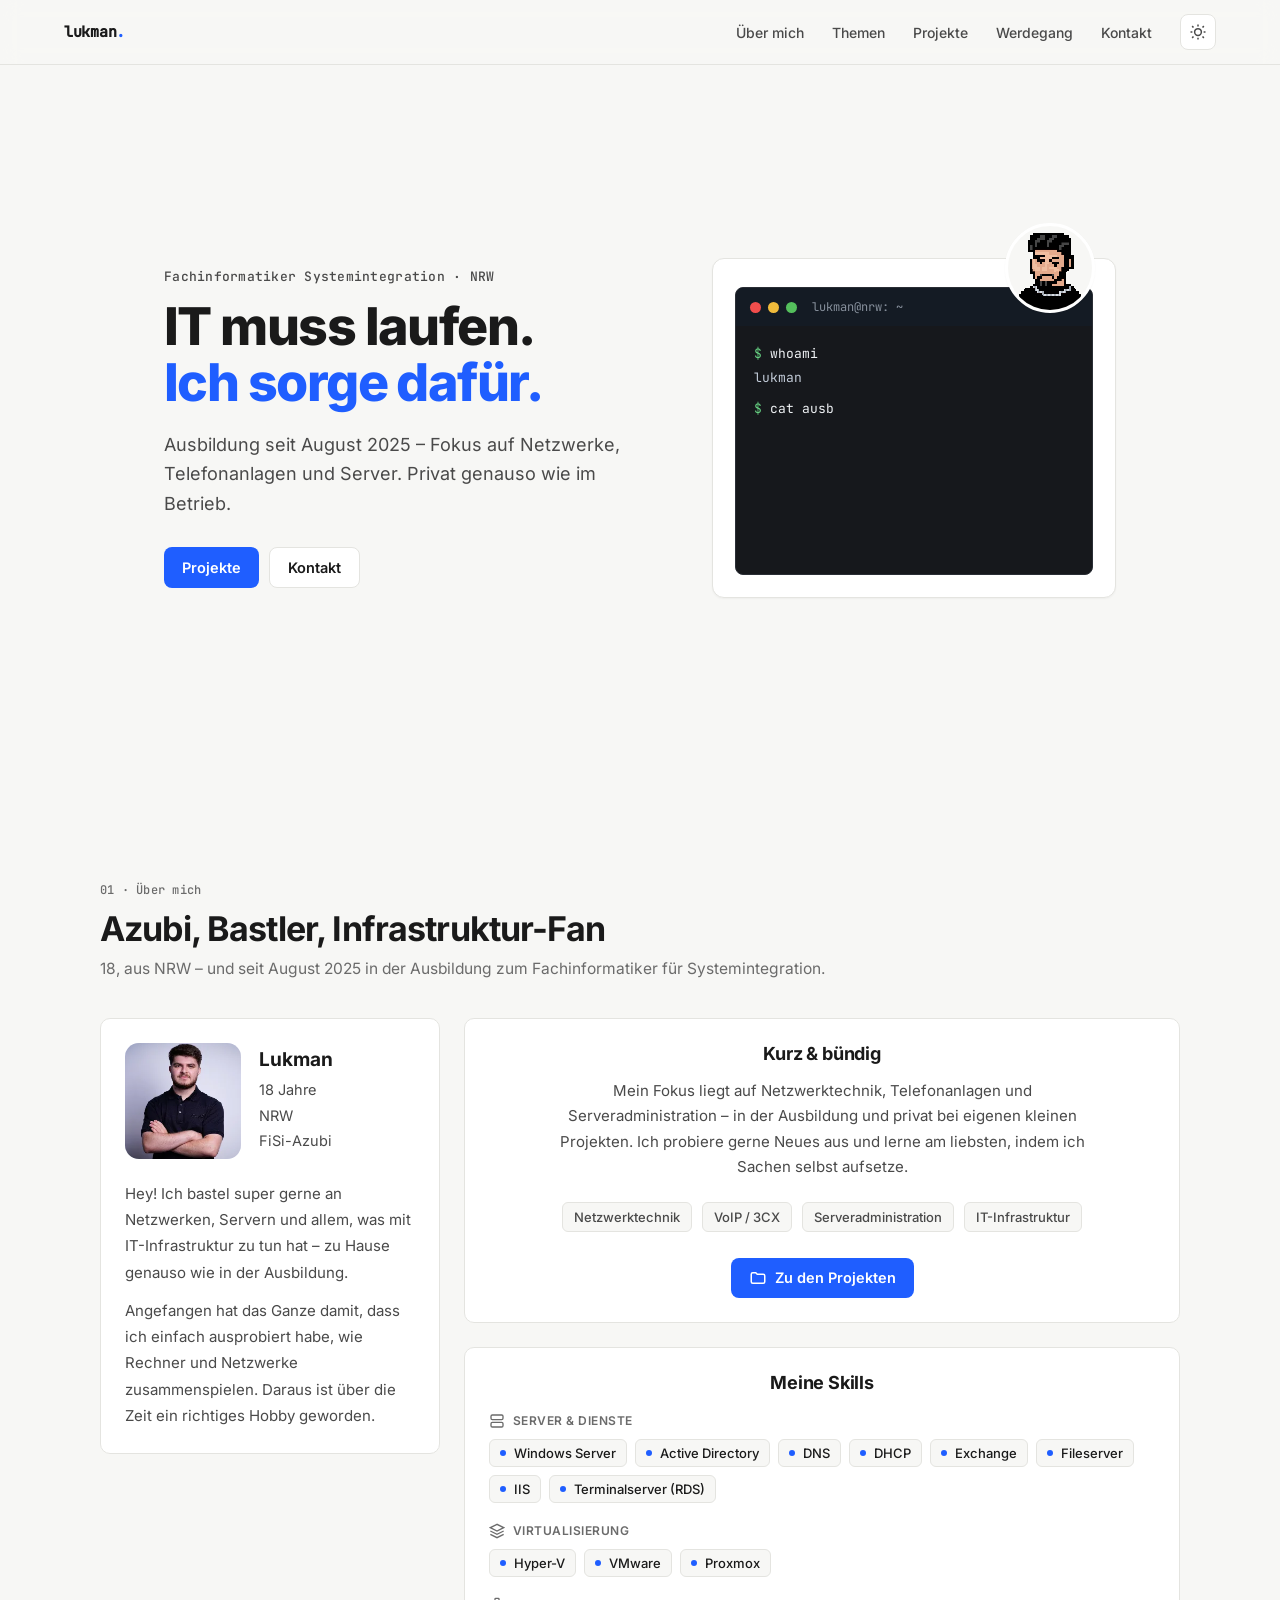
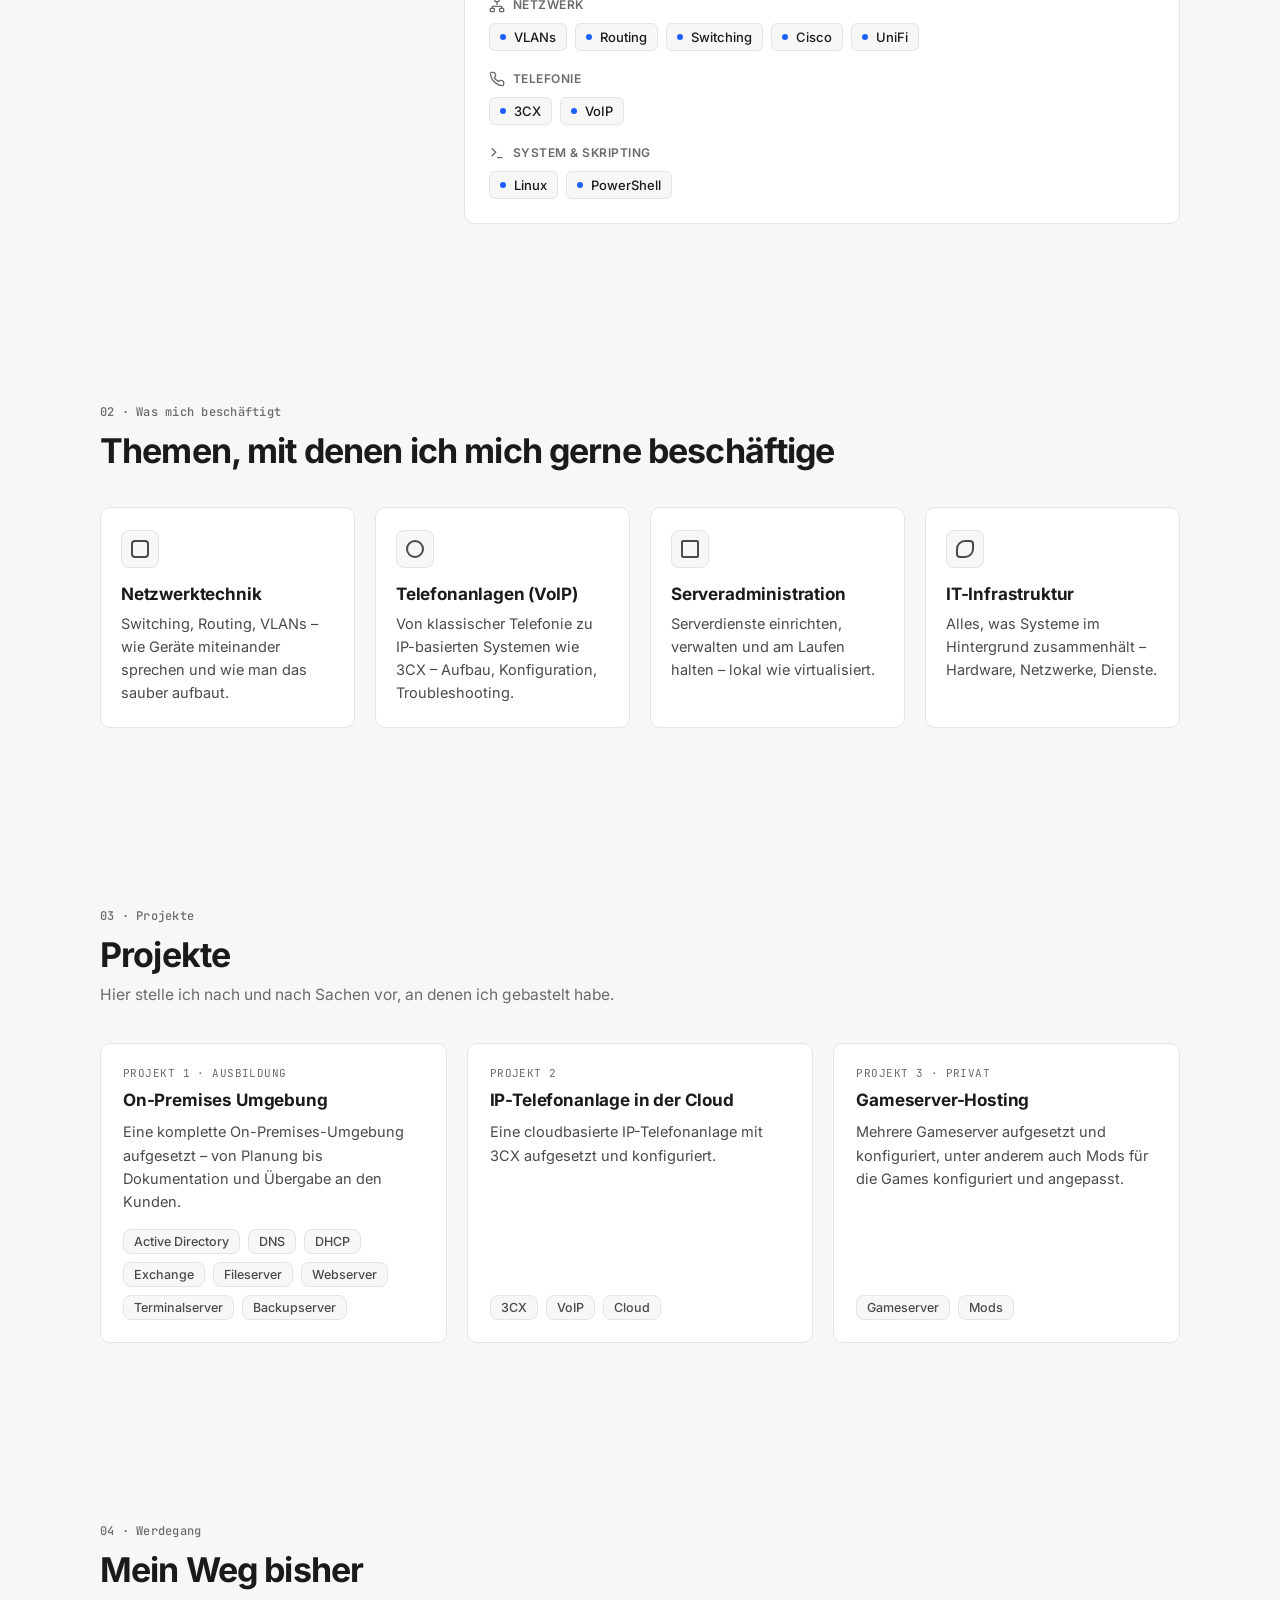
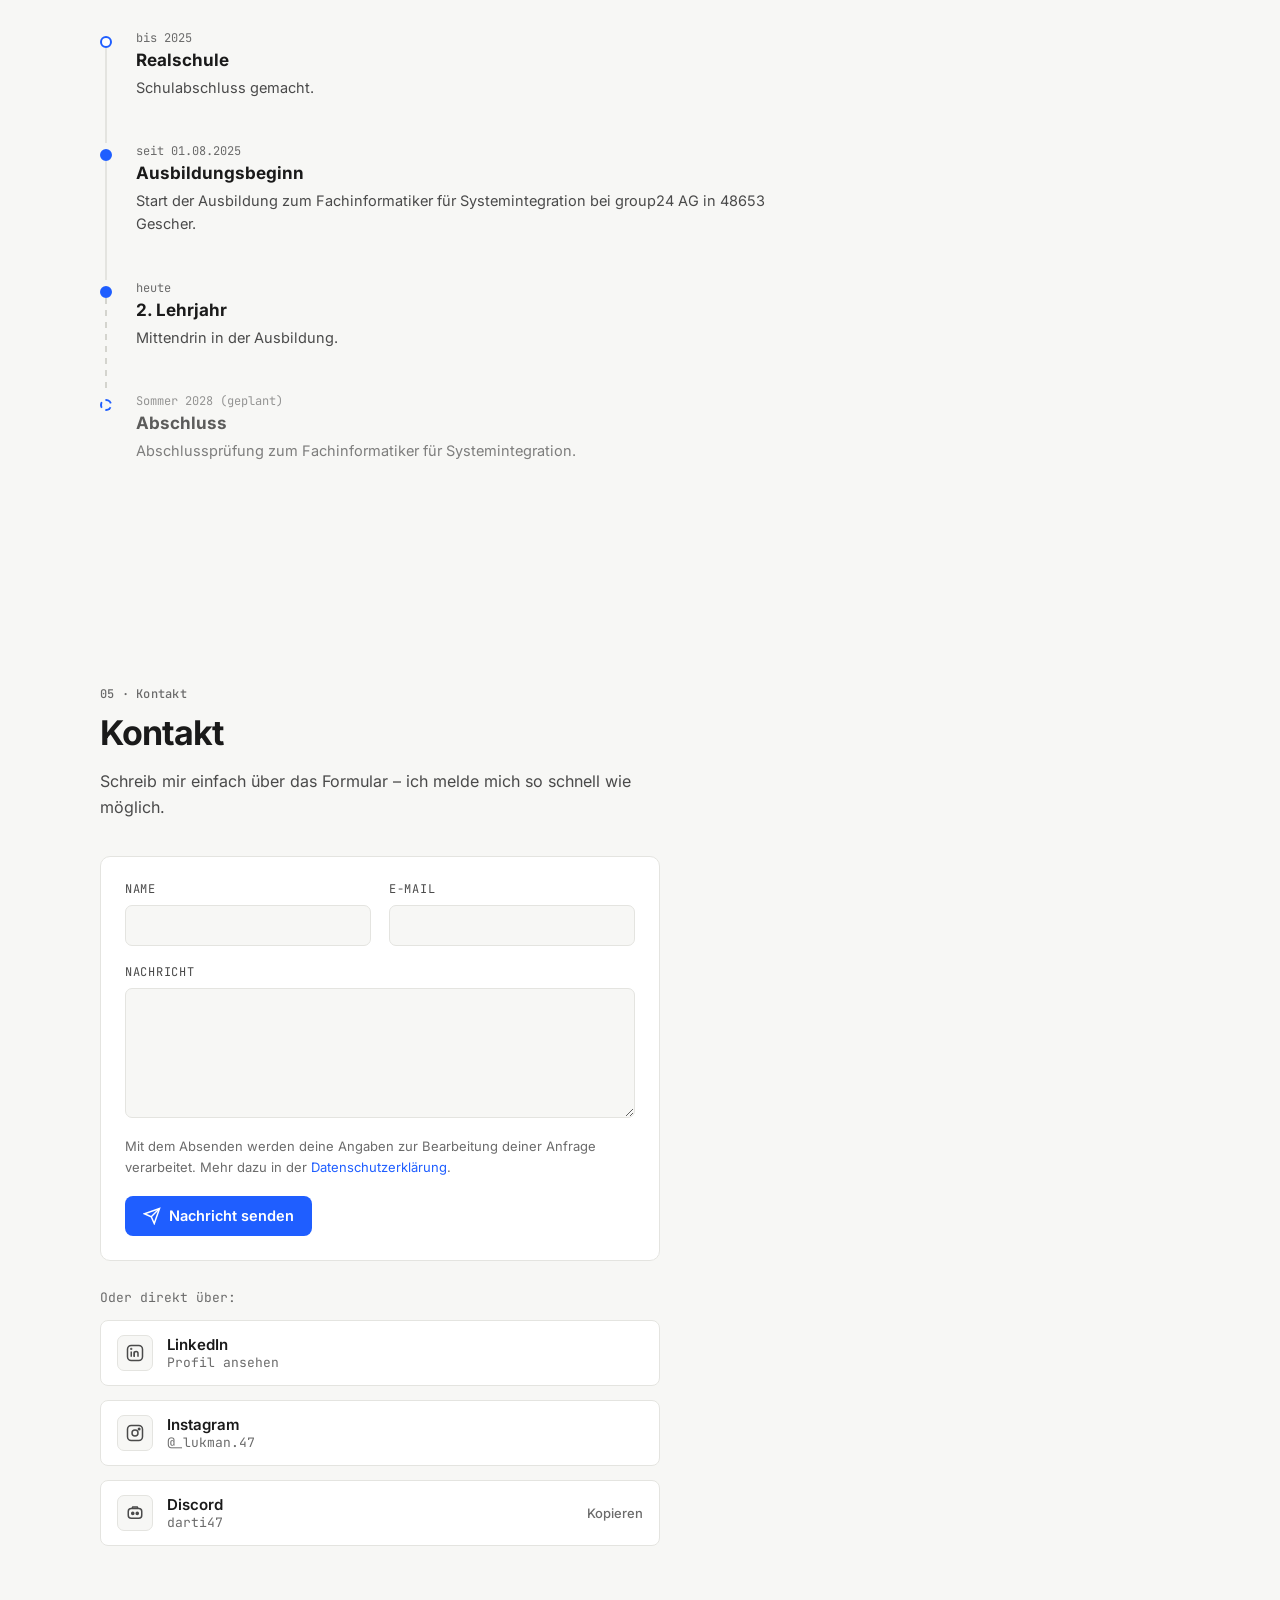
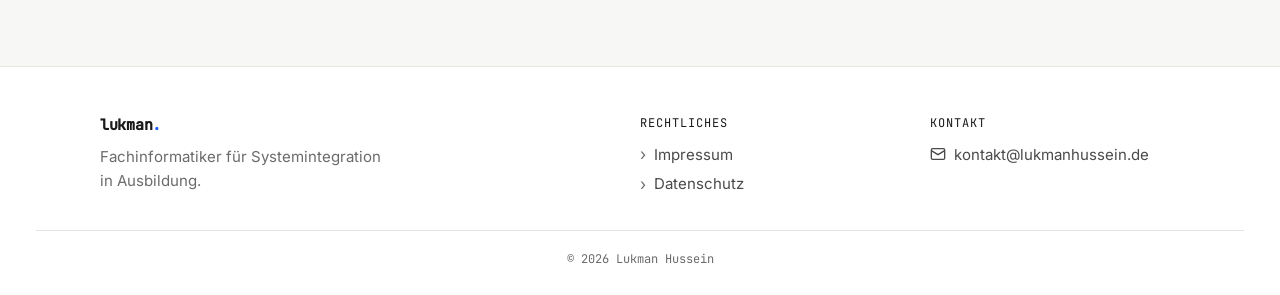
<file: index.html>
<!DOCTYPE html>
<html lang="de">
<head>
  <meta charset="utf-8">
  <meta name="viewport" content="width=device-width, initial-scale=1">
  <title>Lukman – IT-Portfolio</title>
  <meta name="description" content="Lukman, 18, aus NRW – Fachinformatiker für Systemintegration in Ausbildung. Netzwerke, Telefonanlagen, Server und IT-Infrastruktur.">

  <link rel="icon" type="image/png" sizes="32x32" href="assets/img/favicon-32.png">
  <link rel="apple-touch-icon" href="assets/img/apple-touch-icon.png">
  <link rel="stylesheet" href="css/style.css?v=5">

  <!-- Setzt das Farbschema vor dem ersten Rendern (verhindert Aufblitzen) -->
  <script src="js/theme.js"></script>
  <script src="js/main.js" defer></script>
  <script src="js/kontakt.js" defer></script>
</head>
<body>

  <nav class="nav">
    <a href="#hero" class="nav__logo">lukman<span class="accent">.</span></a>
    <div class="nav__links">
      <a href="#ueber-mich" data-nav>Über mich</a>
      <a href="#themen" data-nav class="nav-hide-mobile">Themen</a>
      <a href="#projekte" data-nav>Projekte</a>
      <a href="#werdegang" data-nav class="nav-hide-mobile">Werdegang</a>
      <a href="#kontakt" data-nav>Kontakt</a>
      <button type="button" class="theme-toggle" id="theme-toggle" aria-label="Farbmodus wechseln">
        <svg class="icon-moon" width="18" height="18" viewBox="0 0 24 24" fill="none" stroke="currentColor" stroke-width="2" aria-hidden="true"><path d="M21 12.79A9 9 0 1 1 11.21 3a7 7 0 0 0 9.79 9.79z"/></svg>
        <svg class="icon-sun" width="18" height="18" viewBox="0 0 24 24" fill="none" stroke="currentColor" stroke-width="2" aria-hidden="true"><circle cx="12" cy="12" r="4.5"/><path d="M12 2v2.5M12 19.5V22M4.2 4.2l1.8 1.8M18 18l1.8 1.8M2 12h2.5M19.5 12H22M4.2 19.8L6 18M18 6l1.8-1.8"/></svg>
      </button>
    </div>
  </nav>

  <main>
    <!-- Hero -->
    <section id="hero" class="hero">
      <div class="hero__inner">
        <div class="hero__text">
          <div class="eyebrow eyebrow--lg">Fachinformatiker Systemintegration · NRW</div>
          <h1 class="hero__title">IT muss laufen.<br><span class="hero__title-accent">Ich sorge dafür.</span></h1>
          <p class="hero__lead">Ausbildung seit August 2025 – Fokus auf Netzwerke, Telefonanlagen und Server. Privat genauso wie im Betrieb.</p>
          <div class="hero__actions">
            <a href="#projekte" class="btn btn--primary">Projekte</a>
            <a href="#kontakt" class="btn btn--ghost">Kontakt</a>
          </div>
        </div>

        <div class="hero__visual">
          <div class="hero__avatar">
            <img src="assets/img/lukman-pixelart.png" alt="Pixel-Art-Porträt von Lukman" width="828" height="956">
          </div>
          <div class="terminal" aria-label="Terminal mit Kurzinfos zu Lukman">
            <div class="terminal__bar">
              <span class="terminal__dot terminal__dot--red"></span>
              <span class="terminal__dot terminal__dot--yellow"></span>
              <span class="terminal__dot terminal__dot--green"></span>
              <span class="terminal__title">lukman@nrw: ~</span>
            </div>
            <div class="terminal__body" id="terminal">
              <p class="t-line"><span class="t-prompt">$</span> <span class="t-cmd">whoami</span></p>
              <p class="t-out">lukman</p>
              <p class="t-line"><span class="t-prompt">$</span> <span class="t-cmd">cat ausbildung.txt</span></p>
              <p class="t-out">Fachinformatiker für Systemintegration</p>
              <p class="t-out t-muted">2. Lehrjahr · Abschluss vsl. Sommer 2028</p>
              <p class="t-line"><span class="t-prompt">$</span> <span class="t-cmd">systemctl status it</span></p>
              <p class="t-out"><span class="t-ok">●</span> active <span class="t-ok">(running)</span></p>
              <p class="t-line"><span class="t-prompt">$</span> <span class="t-cursor" aria-hidden="true"></span></p>
            </div>
          </div>
        </div>
      </div>
    </section>

    <!-- 01 · Über mich -->
    <section id="ueber-mich" class="section">
      <div class="reveal">
        <div class="eyebrow">01 · Über mich</div>
        <h2 class="section__title section__title--tight">Azubi, Bastler, Infrastruktur-Fan</h2>
        <p class="section__intro">18, aus NRW – und seit August 2025 in der Ausbildung zum Fachinformatiker für Systemintegration.</p>
      </div>

      <div class="about">
        <!-- Profilkarte -->
        <article class="panel profile reveal">
          <div class="profile__head">
            <div class="profile__photo">
              <img src="assets/img/profil.webp" alt="Foto von Lukman" width="378" height="252">
            </div>
            <div>
              <h3 class="profile__name">Lukman</h3>
              <ul class="profile__facts">
                <li>18 Jahre</li>
                <li>NRW</li>
                <li>FiSi-Azubi</li>
              </ul>
            </div>
          </div>
          <p class="profile__text">Hey! Ich bastel super gerne an Netzwerken, Servern und allem, was mit IT-Infrastruktur zu tun hat – zu Hause genauso wie in der Ausbildung.</p>
          <p class="profile__text">Angefangen hat das Ganze damit, dass ich einfach ausprobiert habe, wie Rechner und Netzwerke zusammenspielen. Daraus ist über die Zeit ein richtiges Hobby geworden.</p>
        </article>

        <!-- Kurz & bündig -->
        <article class="panel panel--center reveal">
          <h3 class="panel__title">Kurz &amp; bündig</h3>
          <p class="panel__text">Mein Fokus liegt auf Netzwerktechnik, Telefonanlagen und Serveradministration – in der Ausbildung und privat bei eigenen kleinen Projekten. Ich probiere gerne Neues aus und lerne am liebsten, indem ich Sachen selbst aufsetze.</p>
          <ul class="tags">
            <li class="tag tag--blue">Netzwerktechnik</li>
            <li class="tag tag--orange">VoIP / 3CX</li>
            <li class="tag tag--violet">Serveradministration</li>
            <li class="tag tag--green">IT-Infrastruktur</li>
          </ul>
          <a href="#projekte" class="btn btn--primary">
            <svg width="18" height="18" viewBox="0 0 24 24" fill="none" stroke="currentColor" stroke-width="2" aria-hidden="true"><path d="M3 7a2 2 0 0 1 2-2h4l2 2h8a2 2 0 0 1 2 2v8a2 2 0 0 1-2 2H5a2 2 0 0 1-2-2z"/></svg>
            Zu den Projekten
          </a>
        </article>

        <!-- Skills -->
        <article class="panel skills reveal">
          <h3 class="panel__title">Meine Skills</h3>

          <div class="skills__group skills__group--blue">
            <div class="skills__label">
              <svg width="16" height="16" viewBox="0 0 24 24" fill="none" stroke="currentColor" stroke-width="2" aria-hidden="true"><rect x="3" y="3" width="18" height="7" rx="2"/><rect x="3" y="14" width="18" height="7" rx="2"/><path d="M7 6.5h.01M7 17.5h.01"/></svg>
              Server &amp; Dienste
            </div>
            <ul class="chips">
              <li class="chip">Windows Server</li>
              <li class="chip">Active Directory</li>
              <li class="chip">DNS</li>
              <li class="chip">DHCP</li>
              <li class="chip">Exchange</li>
              <li class="chip">Fileserver</li>
              <li class="chip">IIS</li>
              <li class="chip">Terminalserver (RDS)</li>
            </ul>
          </div>

          <div class="skills__group skills__group--violet">
            <div class="skills__label">
              <svg width="16" height="16" viewBox="0 0 24 24" fill="none" stroke="currentColor" stroke-width="2" aria-hidden="true"><path d="M12 2 2 7l10 5 10-5z"/><path d="m2 17 10 5 10-5M2 12l10 5 10-5"/></svg>
              Virtualisierung
            </div>
            <ul class="chips">
              <li class="chip">Hyper-V</li>
              <li class="chip">VMware</li>
              <li class="chip">Proxmox</li>
            </ul>
          </div>

          <div class="skills__group skills__group--green">
            <div class="skills__label">
              <svg width="16" height="16" viewBox="0 0 24 24" fill="none" stroke="currentColor" stroke-width="2" aria-hidden="true"><rect x="9" y="2" width="6" height="5" rx="1"/><rect x="2" y="17" width="6" height="5" rx="1"/><rect x="16" y="17" width="6" height="5" rx="1"/><path d="M12 7v5M5 17v-3h14v3"/></svg>
              Netzwerk
            </div>
            <ul class="chips">
              <li class="chip">VLANs</li>
              <li class="chip">Routing</li>
              <li class="chip">Switching</li>
              <li class="chip">Cisco</li>
              <li class="chip">UniFi</li>
            </ul>
          </div>

          <div class="skills__group skills__group--orange">
            <div class="skills__label">
              <svg width="16" height="16" viewBox="0 0 24 24" fill="none" stroke="currentColor" stroke-width="2" aria-hidden="true"><path d="M22 16.92v3a2 2 0 0 1-2.18 2 19.8 19.8 0 0 1-8.63-3.07 19.5 19.5 0 0 1-6-6A19.8 19.8 0 0 1 2.1 4.18 2 2 0 0 1 4.11 2h3a2 2 0 0 1 2 1.72c.13.96.36 1.9.7 2.81a2 2 0 0 1-.45 2.11L8.1 9.9a16 16 0 0 0 6 6l1.27-1.27a2 2 0 0 1 2.11-.45c.9.34 1.85.57 2.81.7A2 2 0 0 1 22 16.92z"/></svg>
              Telefonie
            </div>
            <ul class="chips">
              <li class="chip">3CX</li>
              <li class="chip">VoIP</li>
            </ul>
          </div>

          <div class="skills__group skills__group--slate">
            <div class="skills__label">
              <svg width="16" height="16" viewBox="0 0 24 24" fill="none" stroke="currentColor" stroke-width="2" aria-hidden="true"><path d="m4 17 6-6-6-6M12 19h8"/></svg>
              System &amp; Skripting
            </div>
            <ul class="chips">
              <li class="chip">Linux</li>
              <li class="chip">PowerShell</li>
            </ul>
          </div>
        </article>
      </div>
    </section>

    <!-- 02 · Themen -->
    <section id="themen" class="section">
      <div class="reveal">
        <div class="eyebrow">02 · Was mich beschäftigt</div>
        <h2 class="section__title section__title--spaced">Themen, mit denen ich mich gerne beschäftige</h2>
      </div>
      <div class="grid grid--themen">
        <article class="card reveal">
          <div class="card__icon"><span class="shape shape--square"></span></div>
          <h3 class="card__title">Netzwerktechnik</h3>
          <p class="card__text">Switching, Routing, VLANs – wie Geräte miteinander sprechen und wie man das sauber aufbaut.</p>
        </article>
        <article class="card reveal">
          <div class="card__icon"><span class="shape shape--circle"></span></div>
          <h3 class="card__title">Telefonanlagen (VoIP)</h3>
          <p class="card__text">Von klassischer Telefonie zu IP-basierten Systemen wie 3CX – Aufbau, Konfiguration, Troubleshooting.</p>
        </article>
        <article class="card reveal">
          <div class="card__icon"><span class="shape shape--sharp"></span></div>
          <h3 class="card__title">Serveradministration</h3>
          <p class="card__text">Serverdienste einrichten, verwalten und am Laufen halten – lokal wie virtualisiert.</p>
        </article>
        <article class="card reveal">
          <div class="card__icon"><span class="shape shape--leaf"></span></div>
          <h3 class="card__title">IT-Infrastruktur</h3>
          <p class="card__text">Alles, was Systeme im Hintergrund zusammenhält – Hardware, Netzwerke, Dienste.</p>
        </article>
      </div>
    </section>

    <!-- 03 · Projekte -->
    <section id="projekte" class="section">
      <div class="reveal">
        <div class="eyebrow">03 · Projekte</div>
        <h2 class="section__title section__title--tight">Projekte</h2>
        <p class="section__intro">Hier stelle ich nach und nach Sachen vor, an denen ich gebastelt habe.</p>
      </div>
      <div class="grid grid--projekte">
        <article class="card card--project reveal">
          <div class="card__label">Projekt 1 · Ausbildung</div>
          <h3 class="card__title">On-Premises Umgebung</h3>
          <p class="card__text">Eine komplette On-Premises-Umgebung aufgesetzt – von Planung bis Dokumentation und Übergabe an den Kunden.</p>
          <ul class="chips chips--sm">
            <li class="chip">Active Directory</li>
            <li class="chip">DNS</li>
            <li class="chip">DHCP</li>
            <li class="chip">Exchange</li>
            <li class="chip">Fileserver</li>
            <li class="chip">Webserver</li>
            <li class="chip">Terminalserver</li>
            <li class="chip">Backupserver</li>
          </ul>
        </article>
        <article class="card card--project reveal">
          <div class="card__label">Projekt 2</div>
          <h3 class="card__title">IP-Telefonanlage in der Cloud</h3>
          <p class="card__text">Eine cloudbasierte IP-Telefonanlage mit 3CX aufgesetzt und konfiguriert.</p>
          <ul class="chips chips--sm">
            <li class="chip">3CX</li>
            <li class="chip">VoIP</li>
            <li class="chip">Cloud</li>
          </ul>
        </article>
        <article class="card card--project reveal">
          <div class="card__label">Projekt 3 · Privat</div>
          <h3 class="card__title">Gameserver-Hosting</h3>
          <p class="card__text">Mehrere Gameserver aufgesetzt und konfiguriert, unter anderem auch Mods für die Games konfiguriert und angepasst.</p>
          <ul class="chips chips--sm">
            <li class="chip">Gameserver</li>
            <li class="chip">Mods</li>
          </ul>
        </article>
      </div>
    </section>

    <!-- 04 · Werdegang -->
    <section id="werdegang" class="section">
      <div class="reveal">
        <div class="eyebrow">04 · Werdegang</div>
        <h2 class="section__title section__title--timeline">Mein Weg bisher</h2>
      </div>
      <ol class="timeline">
        <li class="timeline__item reveal">
          <div class="timeline__marker"><span class="timeline__dot"></span><span class="timeline__line"></span></div>
          <div class="timeline__content">
            <div class="timeline__date">bis 2025</div>
            <h3 class="card__title">Realschule</h3>
            <p class="card__text">Schulabschluss gemacht.</p>
          </div>
        </li>
        <li class="timeline__item reveal">
          <div class="timeline__marker"><span class="timeline__dot timeline__dot--filled"></span><span class="timeline__line"></span></div>
          <div class="timeline__content">
            <div class="timeline__date">seit 01.08.2025</div>
            <h3 class="card__title">Ausbildungsbeginn</h3>
            <p class="card__text">Start der Ausbildung zum Fachinformatiker für Systemintegration bei group24 AG in 48653 Gescher.</p>
          </div>
        </li>
        <li class="timeline__item reveal">
          <div class="timeline__marker"><span class="timeline__dot timeline__dot--filled timeline__dot--pulse"></span><span class="timeline__line timeline__line--dashed"></span></div>
          <div class="timeline__content">
            <div class="timeline__date">heute</div>
            <h3 class="card__title">2. Lehrjahr</h3>
            <p class="card__text">Mittendrin in der Ausbildung.</p>
          </div>
        </li>
        <li class="timeline__item timeline__item--future reveal">
          <div class="timeline__marker"><span class="timeline__dot timeline__dot--future"></span></div>
          <div class="timeline__content">
            <div class="timeline__date">Sommer 2028 (geplant)</div>
            <h3 class="card__title">Abschluss</h3>
            <p class="card__text">Abschlussprüfung zum Fachinformatiker für Systemintegration.</p>
          </div>
        </li>
      </ol>
    </section>

    <!-- 05 · Kontakt -->
    <section id="kontakt" class="section section--last">
      <div class="reveal contact">
        <div class="eyebrow">05 · Kontakt</div>
        <h2 class="section__title section__title--contact">Kontakt</h2>
        <p class="section__intro section__intro--contact">Schreib mir einfach über das Formular – ich melde mich so schnell wie möglich.</p>

        <!-- ===== Kontaktformular ===== -->
        <form class="panel contact-form" id="contact-form" action="mailto:kontakt@lukmanhussein.de" method="post" novalidate>
          <div class="form-row">
            <label class="form-field">
              <span class="form-label">Name</span>
              <input class="form-input" type="text" name="name" autocomplete="name" required minlength="2" maxlength="100">
            </label>
            <label class="form-field">
              <span class="form-label">E-Mail</span>
              <input class="form-input" type="email" name="email" autocomplete="email" required maxlength="200">
            </label>
          </div>

          <label class="form-field">
            <span class="form-label">Nachricht</span>
            <textarea class="form-input form-textarea" name="nachricht" rows="5" required minlength="10" maxlength="5000"></textarea>
          </label>

          <!-- Honeypot: für Menschen unsichtbar, Bots füllen es aus -->
          <div class="form-hp" aria-hidden="true">
            <label>Website <input type="text" name="website" tabindex="-1" autocomplete="off"></label>
          </div>

          <!-- Turnstile entfällt in der statischen GitHub-Pages-Spiegelung -->
          <div class="form-turnstile" id="turnstile" hidden></div>

          <p class="form-note">
            Mit dem Absenden werden deine Angaben zur Bearbeitung deiner Anfrage verarbeitet.
            Mehr dazu in der <a href="datenschutz.html">Datenschutzerklärung</a>.
          </p>

          <div class="form-actions">
            <button type="submit" class="btn btn--primary" id="contact-submit">
              <svg width="18" height="18" viewBox="0 0 24 24" fill="none" stroke="currentColor" stroke-width="2" aria-hidden="true"><path d="m22 2-7 20-4-9-9-4Z"/><path d="M22 2 11 13"/></svg>
              Nachricht senden
            </button>
            <p class="form-status" id="contact-status" role="status" aria-live="polite"></p>
          </div>
        </form>

        <p class="contact__or">Oder direkt über:</p>
        
        <div class="contact__list">
          <a class="contact__item" href="https://www.linkedin.com/in/hussein-lukman/" target="_blank" rel="noopener">
            <div class="contact__icon">
              <svg width="18" height="18" viewBox="0 0 24 24" fill="none" stroke="currentColor" stroke-width="2" aria-hidden="true"><rect x="2" y="2" width="20" height="20" rx="5"/><line x1="7" y1="10" x2="7" y2="17"/><circle cx="7" cy="6.5" r="0.5" fill="currentColor"/><path d="M11 17v-4.5a2.5 2.5 0 0 1 5 0V17"/><line x1="11" y1="10" x2="11" y2="17"/></svg>
            </div>
            <div class="contact__body">
              <div class="contact__name">LinkedIn</div>
              <div class="contact__handle">Profil ansehen</div>
            </div>
          </a>

          <a class="contact__item" href="https://www.instagram.com/_lukman.47" target="_blank" rel="noopener">
            <div class="contact__icon">
              <svg width="18" height="18" viewBox="0 0 24 24" fill="none" stroke="currentColor" stroke-width="2" aria-hidden="true"><rect x="2" y="2" width="20" height="20" rx="5"/><circle cx="12" cy="12" r="4"/><circle cx="17.5" cy="6.5" r="1"/></svg>
            </div>
            <div class="contact__body">
              <div class="contact__name">Instagram</div>
              <div class="contact__handle">@_lukman.47</div>
            </div>
          </a>

          <button type="button" class="contact__item" id="copy-discord" data-copy="darti47">
            <div class="contact__icon">
              <svg width="18" height="18" viewBox="0 0 24 24" fill="none" stroke="currentColor" stroke-width="2" aria-hidden="true"><rect x="3" y="6" width="18" height="13" rx="4"/><circle cx="9" cy="12.5" r="1.4" fill="currentColor"/><circle cx="15" cy="12.5" r="1.4" fill="currentColor"/><path d="M8 6l1-2h6l1 2"/></svg>
            </div>
            <div class="contact__body">
              <div class="contact__name">Discord</div>
              <div class="contact__handle">darti47</div>
            </div>
            <span class="contact__copy" aria-live="polite">Kopieren</span>
          </button>

        </div>
      </div>
    </section>
  </main>
    
  <footer class="footer">
    <div class="footer__inner">
      <div class="footer__brand">
        <a href="index.html" class="nav__logo">lukman<span class="accent">.</span></a>
        <p class="footer__tagline">Fachinformatiker für Systemintegration in Ausbildung.</p>
      </div>

      <div class="footer__col">
        <div class="footer__title">Rechtliches</div>
        <ul class="footer__links footer__links--legal">
          <li><a href="impressum.html">Impressum</a></li>
          <li><a href="datenschutz.html">Datenschutz</a></li>
        </ul>
      </div>

      <div class="footer__col">
        <div class="footer__title">Kontakt</div>
        <ul class="footer__links">
          <li>
            <a href="mailto:kontakt@lukmanhussein.de">
              <svg width="16" height="16" viewBox="0 0 24 24" fill="none" stroke="currentColor" stroke-width="2" aria-hidden="true"><rect x="2" y="4" width="20" height="16" rx="2"/><path d="m22 7-10 6L2 7"/></svg>
              kontakt@lukmanhussein.de
            </a>
          </li>
        </ul>
      </div>
    </div>

    <div class="footer__bottom">© <span id="year">2026</span> Lukman Hussein</div>
  </footer>
</body>
</html>
</file>
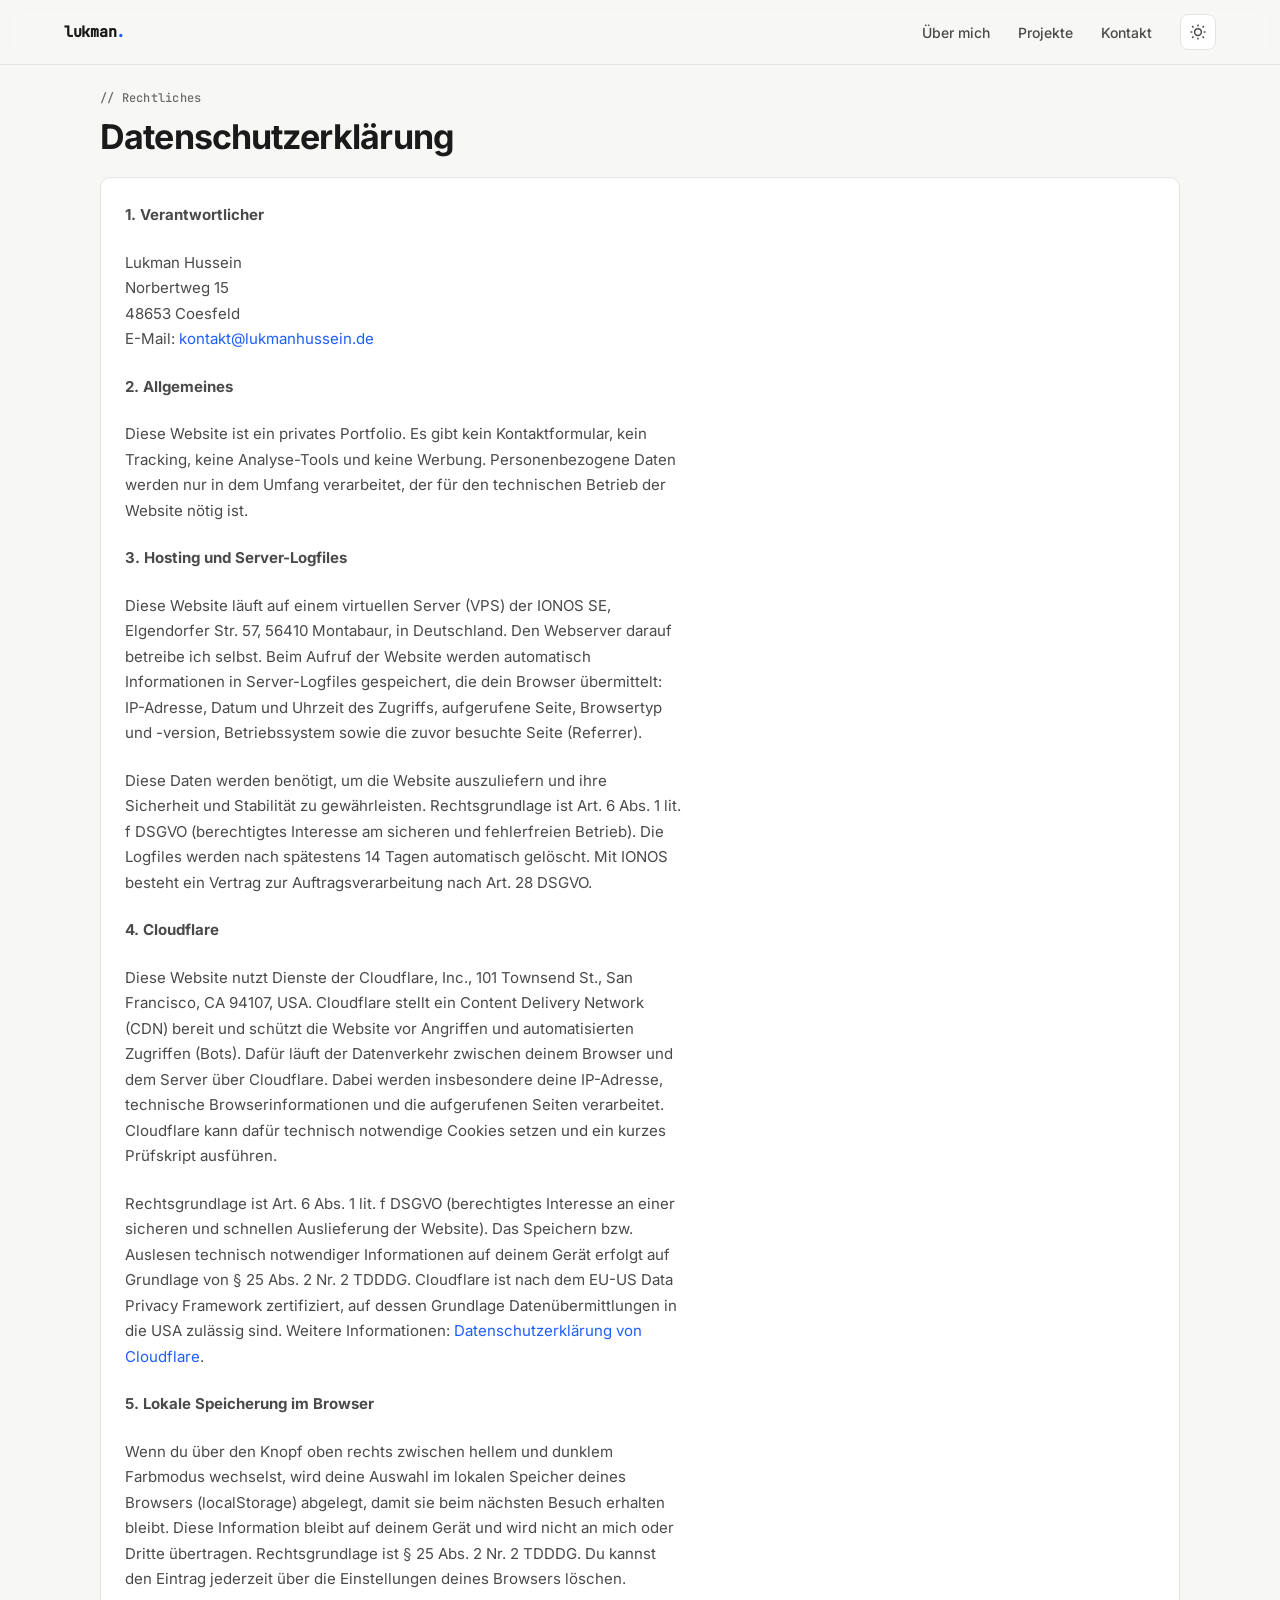
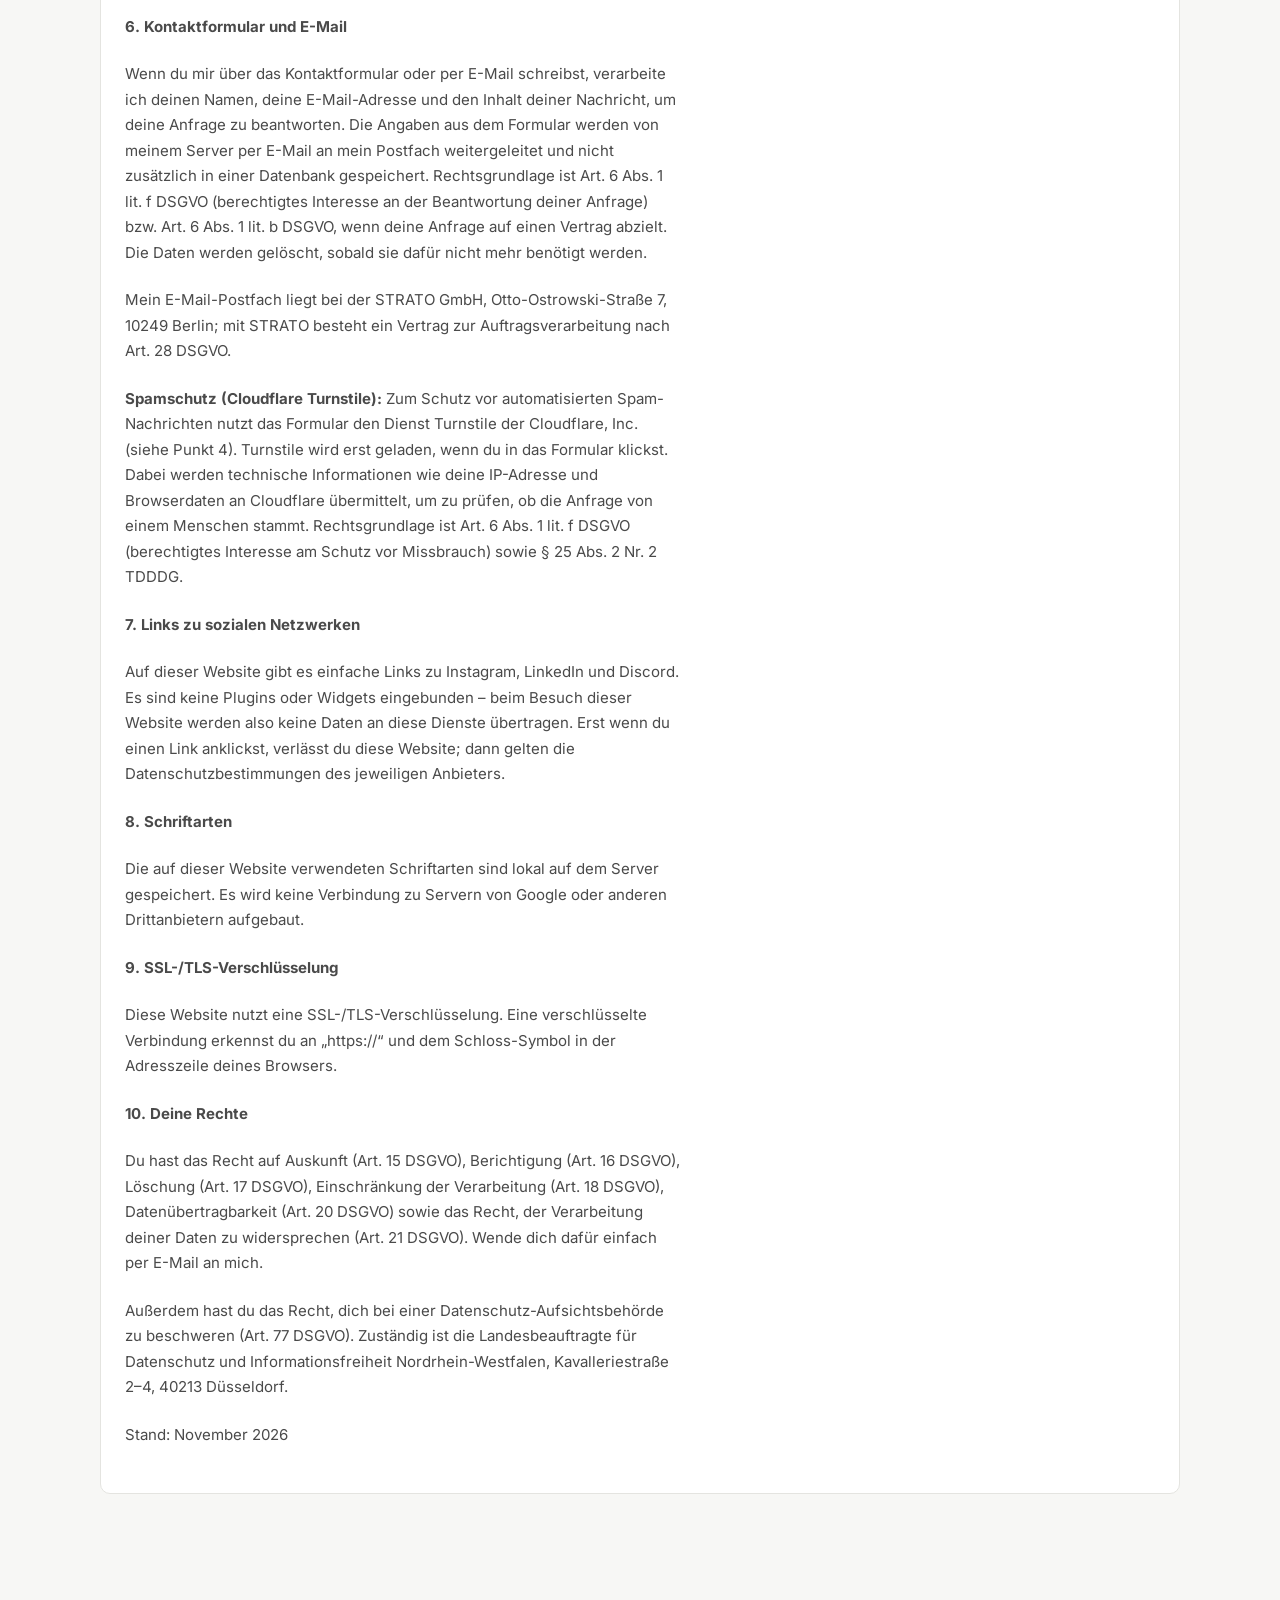
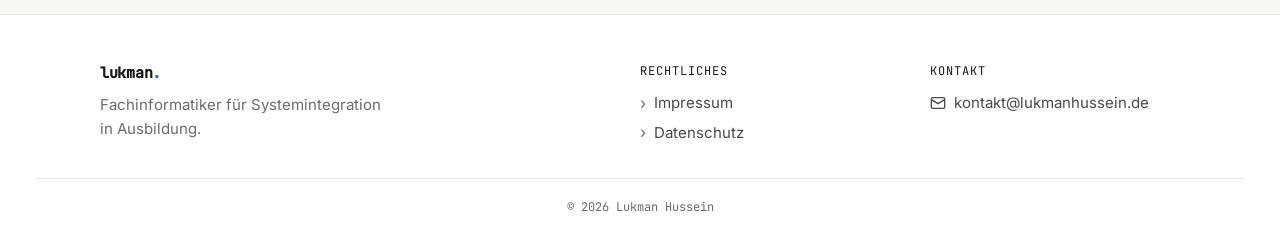
<file: datenschutz.html>
<!DOCTYPE html>
<html lang="de">
<head>
  <meta charset="utf-8">
  <meta name="viewport" content="width=device-width, initial-scale=1">
  <title>Datenschutz – Lukman</title>
  <meta name="robots" content="noindex">

  <link rel="icon" type="image/png" sizes="32x32" href="assets/img/favicon-32.png">
  <link rel="apple-touch-icon" href="assets/img/apple-touch-icon.png">
  <link rel="stylesheet" href="css/style.css?v=5">

  <!-- Setzt das Farbschema vor dem ersten Rendern (verhindert Aufblitzen) -->
  <script src="js/theme.js"></script>
</head>
<body>

  <nav class="nav">
    <a href="index.html" class="nav__logo">lukman<span class="accent">.</span></a>
    <div class="nav__links">
      <a href="index.html#ueber-mich">Über mich</a>
      <a href="index.html#projekte">Projekte</a>
      <a href="index.html#kontakt">Kontakt</a>
      <button type="button" class="theme-toggle" id="theme-toggle" aria-label="Farbmodus wechseln">
        <svg class="icon-moon" width="18" height="18" viewBox="0 0 24 24" fill="none" stroke="currentColor" stroke-width="2" aria-hidden="true"><path d="M21 12.79A9 9 0 1 1 11.21 3a7 7 0 0 0 9.79 9.79z"/></svg>
        <svg class="icon-sun" width="18" height="18" viewBox="0 0 24 24" fill="none" stroke="currentColor" stroke-width="2" aria-hidden="true"><circle cx="12" cy="12" r="4.5"/><path d="M12 2v2.5M12 19.5V22M4.2 4.2l1.8 1.8M18 18l1.8 1.8M2 12h2.5M19.5 12H22M4.2 19.8L6 18M18 6l1.8-1.8"/></svg>
      </button>
    </div>
  </nav>

  <main>
    <section class="section section--last">
      <div class="eyebrow">// Rechtliches</div>
      <h1 class="section__title">Datenschutzerklärung</h1>

      <div class="panel">
        <p class="panel__text"><strong>1. Verantwortlicher</strong></p>
        <p class="panel__text">
          Lukman Hussein<br>
          Norbertweg 15<br>
          48653 Coesfeld<br>
          E-Mail: <a href="mailto:kontakt@lukmanhussein.de">kontakt@lukmanhussein.de</a>
        </p>

        <p class="panel__text"><strong>2. Allgemeines</strong></p>
        <p class="panel__text">
          Diese Website ist ein privates Portfolio. Es gibt kein Kontaktformular, kein Tracking, keine Analyse-Tools und keine Werbung.
          Personenbezogene Daten werden nur in dem Umfang verarbeitet, der für den technischen Betrieb der Website nötig ist.
        </p>

        <p class="panel__text"><strong>3. Hosting und Server-Logfiles</strong></p>
        <p class="panel__text">
          Diese Website läuft auf einem virtuellen Server (VPS) der IONOS SE, Elgendorfer Str. 57, 56410 Montabaur, in Deutschland.
          Den Webserver darauf betreibe ich selbst. Beim Aufruf der Website werden automatisch Informationen in Server-Logfiles gespeichert, die dein Browser übermittelt:
          IP-Adresse, Datum und Uhrzeit des Zugriffs, aufgerufene Seite, Browsertyp und -version, Betriebssystem sowie die zuvor besuchte Seite (Referrer).
        </p>
        <p class="panel__text">
          Diese Daten werden benötigt, um die Website auszuliefern und ihre Sicherheit und Stabilität zu gewährleisten.
          Rechtsgrundlage ist Art. 6 Abs. 1 lit. f DSGVO (berechtigtes Interesse am sicheren und fehlerfreien Betrieb).
          Die Logfiles werden nach spätestens 14 Tagen automatisch gelöscht. Mit IONOS besteht ein Vertrag zur Auftragsverarbeitung nach Art. 28 DSGVO.
        </p>

        <p class="panel__text"><strong>4. Cloudflare</strong></p>
        <p class="panel__text">
          Diese Website nutzt Dienste der Cloudflare, Inc., 101 Townsend St., San Francisco, CA 94107, USA.
          Cloudflare stellt ein Content Delivery Network (CDN) bereit und schützt die Website vor Angriffen und automatisierten Zugriffen (Bots).
          Dafür läuft der Datenverkehr zwischen deinem Browser und dem Server über Cloudflare. Dabei werden insbesondere deine IP-Adresse,
          technische Browserinformationen und die aufgerufenen Seiten verarbeitet. Cloudflare kann dafür technisch notwendige Cookies setzen
          und ein kurzes Prüfskript ausführen.
        </p>
        <p class="panel__text">
          Rechtsgrundlage ist Art. 6 Abs. 1 lit. f DSGVO (berechtigtes Interesse an einer sicheren und schnellen Auslieferung der Website).
          Das Speichern bzw. Auslesen technisch notwendiger Informationen auf deinem Gerät erfolgt auf Grundlage von § 25 Abs. 2 Nr. 2 TDDDG.
          Cloudflare ist nach dem EU-US Data Privacy Framework zertifiziert, auf dessen Grundlage Datenübermittlungen in die USA zulässig sind.
          Weitere Informationen: <a href="https://www.cloudflare.com/de-de/privacypolicy/" target="_blank" rel="noopener">Datenschutzerklärung von Cloudflare</a>.
        </p>

        <p class="panel__text"><strong>5. Lokale Speicherung im Browser</strong></p>
        <p class="panel__text">
          Wenn du über den Knopf oben rechts zwischen hellem und dunklem Farbmodus wechselst, wird deine Auswahl im lokalen Speicher deines Browsers
          (localStorage) abgelegt, damit sie beim nächsten Besuch erhalten bleibt. Diese Information bleibt auf deinem Gerät und wird nicht an mich
          oder Dritte übertragen. Rechtsgrundlage ist § 25 Abs. 2 Nr. 2 TDDDG. Du kannst den Eintrag jederzeit über die Einstellungen deines Browsers löschen.
        </p>

        <p class="panel__text"><strong>6. Kontaktformular und E-Mail</strong></p>
        <p class="panel__text">
          Wenn du mir über das Kontaktformular oder per E-Mail schreibst, verarbeite ich deinen Namen, deine E-Mail-Adresse und den Inhalt deiner Nachricht,
          um deine Anfrage zu beantworten. Die Angaben aus dem Formular werden von meinem Server per E-Mail an mein Postfach weitergeleitet und nicht
          zusätzlich in einer Datenbank gespeichert. Rechtsgrundlage ist Art. 6 Abs. 1 lit. f DSGVO (berechtigtes Interesse an der Beantwortung deiner Anfrage)
          bzw. Art. 6 Abs. 1 lit. b DSGVO, wenn deine Anfrage auf einen Vertrag abzielt. Die Daten werden gelöscht, sobald sie dafür nicht mehr benötigt werden.
        </p>
        <p class="panel__text">
          Mein E-Mail-Postfach liegt bei der STRATO GmbH, Otto-Ostrowski-Straße 7, 10249 Berlin; mit STRATO besteht ein Vertrag zur Auftragsverarbeitung nach Art. 28 DSGVO.
        </p>
        <p class="panel__text">
          <strong>Spamschutz (Cloudflare Turnstile):</strong> Zum Schutz vor automatisierten Spam-Nachrichten nutzt das Formular den Dienst Turnstile der
          Cloudflare, Inc. (siehe Punkt 4). Turnstile wird erst geladen, wenn du in das Formular klickst. Dabei werden technische Informationen
          wie deine IP-Adresse und Browserdaten an Cloudflare übermittelt, um zu prüfen, ob die Anfrage von einem Menschen stammt.
          Rechtsgrundlage ist Art. 6 Abs. 1 lit. f DSGVO (berechtigtes Interesse am Schutz vor Missbrauch) sowie § 25 Abs. 2 Nr. 2 TDDDG.
        </p>

        <p class="panel__text"><strong>7. Links zu sozialen Netzwerken</strong></p>
        <p class="panel__text">
          Auf dieser Website gibt es einfache Links zu Instagram, LinkedIn und Discord. Es sind keine Plugins oder Widgets eingebunden –
          beim Besuch dieser Website werden also keine Daten an diese Dienste übertragen. Erst wenn du einen Link anklickst, verlässt du
          diese Website; dann gelten die Datenschutzbestimmungen des jeweiligen Anbieters.
        </p>

        <p class="panel__text"><strong>8. Schriftarten</strong></p>
        <p class="panel__text">
          Die auf dieser Website verwendeten Schriftarten sind lokal auf dem Server gespeichert. Es wird keine Verbindung zu Servern von Google oder anderen Drittanbietern aufgebaut.
        </p>

        <p class="panel__text"><strong>9. SSL-/TLS-Verschlüsselung</strong></p>
        <p class="panel__text">
          Diese Website nutzt eine SSL-/TLS-Verschlüsselung. Eine verschlüsselte Verbindung erkennst du an „https://“ und dem Schloss-Symbol in der Adresszeile deines Browsers.
        </p>

        <p class="panel__text"><strong>10. Deine Rechte</strong></p>
        <p class="panel__text">
          Du hast das Recht auf Auskunft (Art. 15 DSGVO), Berichtigung (Art. 16 DSGVO), Löschung (Art. 17 DSGVO),
          Einschränkung der Verarbeitung (Art. 18 DSGVO), Datenübertragbarkeit (Art. 20 DSGVO) sowie das Recht,
          der Verarbeitung deiner Daten zu widersprechen (Art. 21 DSGVO). Wende dich dafür einfach per E-Mail an mich.
        </p>
        <p class="panel__text">
          Außerdem hast du das Recht, dich bei einer Datenschutz-Aufsichtsbehörde zu beschweren (Art. 77 DSGVO).
          Zuständig ist die Landesbeauftragte für Datenschutz und Informationsfreiheit Nordrhein-Westfalen,
          Kavalleriestraße 2–4, 40213 Düsseldorf.
        </p>

        <p class="panel__text">Stand: November 2026</p>
      </div>
    </section>
  </main>

  <footer class="footer">
    <div class="footer__inner">
      <div class="footer__brand">
        <a href="index.html" class="nav__logo">lukman<span class="accent">.</span></a>
        <p class="footer__tagline">Fachinformatiker für Systemintegration in Ausbildung.</p>
      </div>

      <div class="footer__col">
        <div class="footer__title">Rechtliches</div>
        <ul class="footer__links footer__links--legal">
          <li><a href="impressum.html">Impressum</a></li>
          <li><a href="datenschutz.html">Datenschutz</a></li>
        </ul>
      </div>

      <div class="footer__col">
        <div class="footer__title">Kontakt</div>
        <ul class="footer__links">
          <li>
            <a href="mailto:kontakt@lukmanhussein.de">
              <svg width="16" height="16" viewBox="0 0 24 24" fill="none" stroke="currentColor" stroke-width="2" aria-hidden="true"><rect x="2" y="4" width="20" height="16" rx="2"/><path d="m22 7-10 6L2 7"/></svg>
              kontakt@lukmanhussein.de
            </a>
          </li>
        </ul>
      </div>
    </div>

    <div class="footer__bottom">© <span id="year">2026</span> Lukman Hussein</div>
  </footer>
<script>
    // Nur Farbmodus-Umschalter und Jahr – main.js wird hier bewusst nicht geladen,
    // weil es Elemente der Startseite erwartet (z. B. den Discord-Button).
    (function () {
      var THEME_KEY = 'lukman-portfolio-theme';
      var root = document.documentElement;
      document.getElementById('theme-toggle').addEventListener('click', function () {
        var next = root.dataset.theme === 'dark' ? 'light' : 'dark';
        root.dataset.theme = next;
        try { localStorage.setItem(THEME_KEY, next); } catch (e) {}
      });
      document.getElementById('year').textContent = new Date().getFullYear();
    })();
  </script>
</body>
</html>
</file>
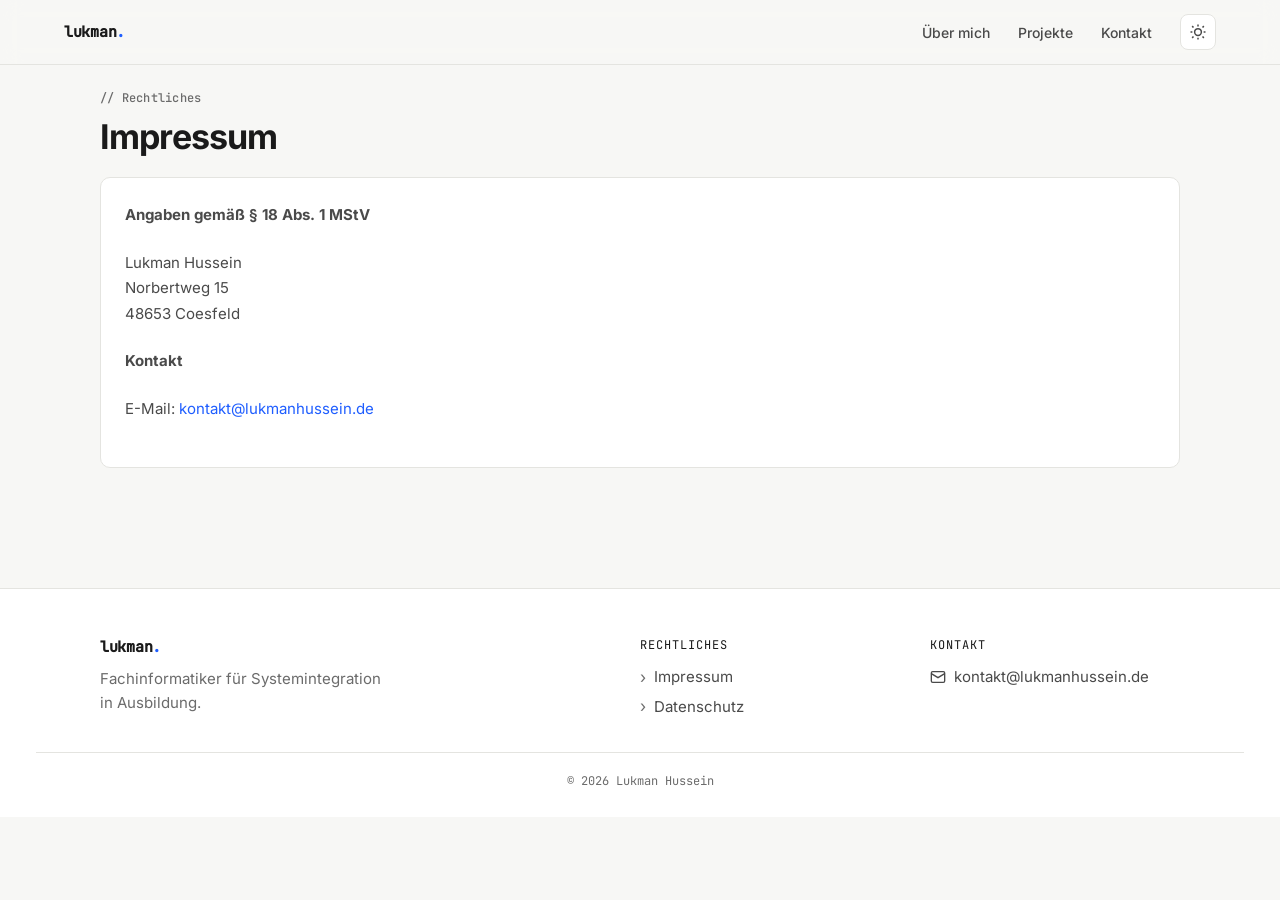
<file: impressum.html>
<!DOCTYPE html>
<html lang="de">
<head>
  <meta charset="utf-8">
  <meta name="viewport" content="width=device-width, initial-scale=1">
  <title>Impressum – Lukman</title>
  <meta name="robots" content="noindex">

  <link rel="icon" type="image/png" sizes="32x32" href="assets/img/favicon-32.png">
  <link rel="apple-touch-icon" href="assets/img/apple-touch-icon.png">
  <link rel="stylesheet" href="css/style.css?v=5">

  <!-- Setzt das Farbschema vor dem ersten Rendern (verhindert Aufblitzen) -->
  <script src="js/theme.js"></script>
</head>
<body>

  <nav class="nav">
    <a href="index.html" class="nav__logo">lukman<span class="accent">.</span></a>
    <div class="nav__links">
      <a href="index.html#ueber-mich">Über mich</a>
      <a href="index.html#projekte">Projekte</a>
      <a href="index.html#kontakt">Kontakt</a>
      <button type="button" class="theme-toggle" id="theme-toggle" aria-label="Farbmodus wechseln">
        <svg class="icon-moon" width="18" height="18" viewBox="0 0 24 24" fill="none" stroke="currentColor" stroke-width="2" aria-hidden="true"><path d="M21 12.79A9 9 0 1 1 11.21 3a7 7 0 0 0 9.79 9.79z"/></svg>
        <svg class="icon-sun" width="18" height="18" viewBox="0 0 24 24" fill="none" stroke="currentColor" stroke-width="2" aria-hidden="true"><circle cx="12" cy="12" r="4.5"/><path d="M12 2v2.5M12 19.5V22M4.2 4.2l1.8 1.8M18 18l1.8 1.8M2 12h2.5M19.5 12H22M4.2 19.8L6 18M18 6l1.8-1.8"/></svg>
      </button>
    </div>
  </nav>

  <main>
    <section class="section section--last">
      <div class="eyebrow">// Rechtliches</div>
      <h1 class="section__title">Impressum</h1>

      <div class="panel">
        <p class="panel__text"><strong>Angaben gemäß § 18 Abs. 1 MStV</strong></p>
        <p class="panel__text">
          Lukman Hussein<br>
          Norbertweg 15<br>
          48653 Coesfeld
        </p>

        <p class="panel__text"><strong>Kontakt</strong></p>
        <p class="panel__text">
          E-Mail: <a href="mailto:kontakt@lukmanhussein.de">kontakt@lukmanhussein.de</a>
        </p>
      </div>
    </section>
  </main>

  <footer class="footer">
    <div class="footer__inner">
      <div class="footer__brand">
        <a href="index.html" class="nav__logo">lukman<span class="accent">.</span></a>
        <p class="footer__tagline">Fachinformatiker für Systemintegration in Ausbildung.</p>
      </div>

      <div class="footer__col">
        <div class="footer__title">Rechtliches</div>
        <ul class="footer__links footer__links--legal">
          <li><a href="impressum.html">Impressum</a></li>
          <li><a href="datenschutz.html">Datenschutz</a></li>
        </ul>
      </div>

      <div class="footer__col">
        <div class="footer__title">Kontakt</div>
        <ul class="footer__links">
          <li>
            <a href="mailto:kontakt@lukmanhussein.de">
              <svg width="16" height="16" viewBox="0 0 24 24" fill="none" stroke="currentColor" stroke-width="2" aria-hidden="true"><rect x="2" y="4" width="20" height="16" rx="2"/><path d="m22 7-10 6L2 7"/></svg>
              kontakt@lukmanhussein.de
            </a>
          </li>
        </ul>
      </div>
    </div>

    <div class="footer__bottom">© <span id="year">2026</span> Lukman Hussein</div>
  </footer>
<script>
    // Nur Farbmodus-Umschalter und Jahr – main.js wird hier bewusst nicht geladen,
    // weil es Elemente der Startseite erwartet (z. B. den Discord-Button).
    (function () {
      var THEME_KEY = 'lukman-portfolio-theme';
      var root = document.documentElement;
      document.getElementById('theme-toggle').addEventListener('click', function () {
        var next = root.dataset.theme === 'dark' ? 'light' : 'dark';
        root.dataset.theme = next;
        try { localStorage.setItem(THEME_KEY, next); } catch (e) {}
      });
      document.getElementById('year').textContent = new Date().getFullYear();
    })();
  </script>
</body>
</html>
</file>
<file: css/style.css>
/* inter-regular - latin */
@font-face {
  font-display: swap; /* Check https://developer.mozilla.org/en-US/docs/Web/CSS/@font-face/font-display for other options. */
  font-family: 'Inter';
  font-style: normal;
  font-weight: 400;
  src: url('../assets/fonts/inter-v20-latin-regular.woff2') format('woff2'); /* Chrome 36+, Opera 23+, Firefox 39+, Safari 12+, iOS 10+ */
}
/* inter-500 - latin */
@font-face {
  font-display: swap; /* Check https://developer.mozilla.org/en-US/docs/Web/CSS/@font-face/font-display for other options. */
  font-family: 'Inter';
  font-style: normal;
  font-weight: 500;
  src: url('../assets/fonts/inter-v20-latin-500.woff2') format('woff2'); /* Chrome 36+, Opera 23+, Firefox 39+, Safari 12+, iOS 10+ */
}
/* inter-600 - latin */
@font-face {
  font-display: swap; /* Check https://developer.mozilla.org/en-US/docs/Web/CSS/@font-face/font-display for other options. */
  font-family: 'Inter';
  font-style: normal;
  font-weight: 600;
  src: url('../assets/fonts/inter-v20-latin-600.woff2') format('woff2'); /* Chrome 36+, Opera 23+, Firefox 39+, Safari 12+, iOS 10+ */
}
/* inter-700 - latin */
@font-face {
  font-display: swap; /* Check https://developer.mozilla.org/en-US/docs/Web/CSS/@font-face/font-display for other options. */
  font-family: 'Inter';
  font-style: normal;
  font-weight: 700;
  src: url('../assets/fonts/inter-v20-latin-700.woff2') format('woff2'); /* Chrome 36+, Opera 23+, Firefox 39+, Safari 12+, iOS 10+ */
}
/* inter-800 - latin */
@font-face {
  font-display: swap; /* Check https://developer.mozilla.org/en-US/docs/Web/CSS/@font-face/font-display for other options. */
  font-family: 'Inter';
  font-style: normal;
  font-weight: 800;
  src: url('../assets/fonts/inter-v20-latin-800.woff2') format('woff2'); /* Chrome 36+, Opera 23+, Firefox 39+, Safari 12+, iOS 10+ */
}

/* jetbrains-mono-regular - latin */
@font-face {
  font-display: swap; /* Check https://developer.mozilla.org/en-US/docs/Web/CSS/@font-face/font-display for other options. */
  font-family: 'JetBrains Mono';
  font-style: normal;
  font-weight: 400;
  src: url('../assets/fonts/jetbrains-mono-v24-latin-regular.woff2') format('woff2'); /* Chrome 36+, Opera 23+, Firefox 39+, Safari 12+, iOS 10+ */
}
/* jetbrains-mono-500 - latin */
@font-face {
  font-display: swap; /* Check https://developer.mozilla.org/en-US/docs/Web/CSS/@font-face/font-display for other options. */
  font-family: 'JetBrains Mono';
  font-style: normal;
  font-weight: 500;
  src: url('../assets/fonts/jetbrains-mono-v24-latin-500.woff2') format('woff2'); /* Chrome 36+, Opera 23+, Firefox 39+, Safari 12+, iOS 10+ */
}
/* ==========================================================================
   Farb-Tokens (hell / dunkel)
   ========================================================================== */

:root,
[data-theme="light"] {
  --bg: #f7f7f5;
  --nav-bg: color-mix(in srgb, #f7f7f5 88%, transparent);
  --surface: #ffffff;
  --text: #1a1a1a;
  --text-muted: #4a4a4a;
  --text-faint: #6b6b6b;
  --border: #e4e4e0;
  --border-dashed: #d4d4ce;
  --accent: #1f5eff;
  --accent-soft: #eef3ff;
  --accent-icon: #1a4fd6;
  --selection: color-mix(in srgb, var(--accent) 22%, transparent);
  --shadow: 0 1px 2px rgb(0 0 0 / 0.04);

  --tint-bg-l: 96%;
  --tint-bg-c: 0.02;
  --tint-fg-l: 40%;
  --tint-fg-c: 0.08;
  --tint-border-l: 90%;

  color-scheme: light;
}

[data-theme="dark"] {
  --bg: #121416;
  --nav-bg: color-mix(in srgb, #121416 88%, transparent);
  --surface: #1a1d21;
  --text: #f2f2f0;
  --text-muted: #b8b8b4;
  --text-faint: #8a8a86;
  --border: #2c3138;
  --border-dashed: #3a4048;
  --accent: #6b93ff;
  --accent-soft: #1c2740;
  --accent-icon: #8aadff;
  --selection: color-mix(in srgb, var(--accent) 28%, transparent);
  --shadow: 0 1px 2px rgb(0 0 0 / 0.35);

  --tint-bg-l: 26%;
  --tint-bg-c: 0.03;
  --tint-fg-l: 78%;
  --tint-fg-c: 0.06;
  --tint-border-l: 34%;

  color-scheme: dark;
}

:root {
  --font-sans: 'Inter', system-ui, sans-serif;
  --font-mono: 'JetBrains Mono', ui-monospace, monospace;
  --gutter: clamp(20px, 5vw, 64px);
  --max-width: 1080px;
  --ease-out: cubic-bezier(.22, 1, .36, 1);
}

/* ==========================================================================
   Basis
   ========================================================================== */

html {
  scroll-behavior: smooth;
  scroll-padding-top: 72px;
}

body {
  margin: 0;
  min-height: 100vh;
  font-family: var(--font-sans);
  color: var(--text);
  background: var(--bg);
  text-rendering: optimizeLegibility;
  -webkit-font-smoothing: antialiased;
}

::selection {
  background: var(--selection);
}

/* Weicher Übergang beim Wechsel des Farbschemas */
[data-theme] body,
[data-theme] body * {
  transition: background-color .45s ease, color .45s ease, border-color .45s ease, fill .45s ease, stroke .45s ease;
}

h1, h2, h3, p {
  margin: 0;
}

img {
  max-width: 100%;
}

button {
  font: inherit;
  color: inherit;
  background: none;
  border: 0;
  padding: 0;
  text-align: inherit;
  cursor: pointer;
}

.accent { color: var(--accent); }
.nowrap { white-space: nowrap; }

/* ==========================================================================
   Animationen
   ========================================================================== */

@keyframes fadeUp {
  from { opacity: 0; transform: translateY(12px); }
  to   { opacity: 1; transform: translateY(0); }
}

@keyframes blink {
  50% { opacity: 0; }
}

@keyframes pulse {
  0%   { box-shadow: 0 0 0 0 color-mix(in srgb, var(--accent) 40%, transparent); }
  100% { box-shadow: 0 0 0 8px transparent; }
}

/* Nur ausblenden, wenn JavaScript läuft – sonst bleibt alles sichtbar */
.js .reveal { opacity: 0; }
.js .reveal.in {
  animation: fadeUp 0.55s var(--ease-out) forwards;
  animation-delay: var(--reveal-delay, 0ms);
}

@media (prefers-reduced-motion: reduce) {
  html { scroll-behavior: auto; }
  .js .reveal { opacity: 1; }
  .js .reveal.in { animation: none; }
  .t-cursor,
  .timeline__dot--pulse { animation: none !important; }
}

/* ==========================================================================
   Buttons
   ========================================================================== */

.btn {
  display: inline-flex;
  align-items: center;
  gap: 8px;
  padding: 11px 18px;
  border-radius: 8px;
  font-size: 14.5px;
  font-weight: 600;
  text-decoration: none;
  transition: background .15s ease, border-color .15s ease, color .15s ease;
}

.btn--primary {
  color: #fff;
  background: var(--accent);
}

.btn--primary:hover {
  background: var(--accent-icon);
}

.btn--ghost {
  color: var(--text);
  background: var(--surface);
  border: 1px solid var(--border);
}

.btn--ghost:hover {
  border-color: var(--text-muted);
}

/* ==========================================================================
   Navigation
   ========================================================================== */

.nav {
  position: fixed;
  inset: 0 0 auto 0;
  z-index: 100;
  display: flex;
  align-items: center;
  justify-content: space-between;
  padding: 14px var(--gutter);
  background: var(--nav-bg);
  backdrop-filter: blur(10px);
  -webkit-backdrop-filter: blur(10px);
  border-bottom: 1px solid var(--border);
}

.nav.is-scrolled {
  /* Klasse bleibt für JS-Kompatibilität */
}

.nav__logo {
  font-family: var(--font-mono);
  font-weight: 700;
  font-size: 15px;
  letter-spacing: -0.02em;
  color: var(--text);
  text-decoration: none;
}

.nav__links {
  display: flex;
  align-items: center;
  gap: clamp(14px, 3vw, 28px);
  font-size: 14px;
  font-weight: 500;
}

.nav__links a {
  position: relative;
  color: var(--text-muted);
  text-decoration: none;
}

.nav__links a:hover,
.nav__links a.is-active {
  color: var(--accent);
}

/* Unterstrich für die aktuell sichtbare Sektion */
.nav__links a::after {
  content: '';
  position: absolute;
  left: 0;
  right: 0;
  bottom: -8px;
  height: 2px;
  border-radius: 2px;
  background: var(--accent);
  transform: scaleX(0);
  transition: transform .25s ease;
}

.nav__links a.is-active::after {
  transform: scaleX(1);
}

@media (max-width: 600px) {
  .nav-hide-mobile { display: none; }
}

.theme-toggle {
  flex: 0 0 auto;
  width: 36px;
  height: 36px;
  display: flex;
  align-items: center;
  justify-content: center;
  border: 1px solid var(--border);
  border-radius: 8px;
  color: var(--text-muted);
  background: var(--surface);
}

.theme-toggle:hover {
  color: var(--text);
  border-color: var(--text-muted);
}

/* Hell → Sonne zeigen, Dunkel → Mond zeigen */
.theme-toggle .icon-moon { display: none; }
[data-theme="dark"] .theme-toggle .icon-moon { display: block; }
[data-theme="dark"] .theme-toggle .icon-sun { display: none; }

/* ==========================================================================
   Layout / Sektionen
   ========================================================================== */

.section {
  max-width: var(--max-width);
  margin: 0 auto;
  padding: 90px var(--gutter);
}

.section--last {
  padding-bottom: 120px;
}

.eyebrow {
  font-family: var(--font-mono);
  font-size: 12px;
  font-weight: 500;
  letter-spacing: 0.02em;
  color: var(--text-faint);
  margin-bottom: 10px;
}

.eyebrow--lg {
  font-size: 13px;
  margin-bottom: 14px;
  color: var(--text-muted);
}

.section__title {
  font-size: clamp(26px, 3.2vw, 34px);
  font-weight: 700;
  letter-spacing: -0.025em;
  color: var(--text);
  margin-bottom: 20px;
}

.section__title--spaced   { margin-bottom: 36px; }
.section__title--tight    { margin-bottom: 8px; }
.section__title--timeline { margin-bottom: 40px; }
.section__title--contact  { margin-bottom: 16px; }

.section__intro {
  font-size: 15.5px;
  line-height: 1.6;
  color: var(--text-faint);
  margin-bottom: 36px;
}

.section__intro--contact {
  font-size: 16px;
  color: var(--text-muted);
}

/* ==========================================================================
   Hero
   ========================================================================== */

.hero {
  position: relative;
  box-sizing: border-box;
  min-height: 88vh;
  max-width: var(--max-width);
  margin: 0 auto;
  display: flex;
  align-items: center;
  padding: 120px var(--gutter) 56px;
}

.hero__inner {
  display: flex;
  flex-wrap: wrap;
  align-items: center;
  gap: clamp(40px, 5vw, 64px);
  width: 100%;
}

.hero__text {
  flex: 1 1 420px;
  min-width: 280px;
}

.hero__title {
  font-size: clamp(34px, 4.8vw, 52px);
  font-weight: 750;
  letter-spacing: -0.03em;
  line-height: 1.08;
  color: var(--text);
  margin-bottom: 18px;
  text-wrap: balance;
}

.hero__title-accent {
  color: var(--accent);
}

.hero__lead {
  font-size: clamp(16px, 1.7vw, 18px);
  line-height: 1.65;
  color: var(--text-muted);
  max-width: 480px;
  margin-bottom: 28px;
}

.hero__actions {
  display: flex;
  flex-wrap: wrap;
  gap: 10px;
}

/* Rechte Seite: Karte mit Avatar + Terminal */
.hero__visual {
  position: relative;
  box-sizing: border-box;
  flex: 1 1 340px;
  max-width: 460px;
  padding: 28px 22px 22px;
  border: 1px solid var(--border);
  border-radius: 12px;
  background: var(--surface);
  box-shadow: var(--shadow);
}

.hero__avatar {
  position: absolute;
  top: -36px;
  right: 20px;
  z-index: 2;
  width: 84px;
  height: 84px;
  overflow: hidden;
  border-radius: 50%;
  border: 3px solid var(--surface);
  background: var(--bg);
  box-shadow: var(--shadow);
}

.hero__avatar img {
  position: absolute;
  left: 50%;
  bottom: 0;
  width: 80%;
  height: auto;
  transform: translateX(-50%);
  image-rendering: pixelated;
}

/* ==========================================================================
   Terminal
   ========================================================================== */

.terminal {
  overflow: hidden;
  border-radius: 8px;
  background: #16181c;
  border: 1px solid #2a2e35;
  font-family: var(--font-mono);
  font-size: 13px;
}

.terminal__bar {
  display: flex;
  align-items: center;
  gap: 7px;
  padding: 11px 14px;
  background: oklch(22% 0.02 255);
}

.terminal__dot {
  width: 11px;
  height: 11px;
  border-radius: 50%;
}

.terminal__dot--red    { background: oklch(65% 0.2 25); }
.terminal__dot--yellow { background: oklch(82% 0.15 85); }
.terminal__dot--green  { background: oklch(72% 0.17 145); }

.terminal__title {
  margin-left: 8px;
  font-size: 12px;
  color: oklch(65% 0.02 255);
}

.terminal__body {
  padding: 16px 18px 20px;
  line-height: 1.8;
  color: oklch(84% 0.02 255);
}

.terminal__body p {
  margin: 0;
}

.t-line { color: oklch(96% 0.005 255); }
.t-line + .t-line,
.t-out + .t-line { margin-top: 8px !important; }
.t-prompt { color: oklch(78% 0.15 150); }
.t-muted { color: oklch(64% 0.02 255); }
.t-ok { color: oklch(78% 0.17 150); }
.t-hidden { visibility: hidden; }

.t-cursor {
  display: inline-block;
  width: 8px;
  height: 1.1em;
  vertical-align: text-bottom;
  background: oklch(90% 0.01 255);
  animation: blink 1s steps(1) infinite;
}

/* ==========================================================================
   Über mich (Karten-Raster)
   ========================================================================== */

.about {
  display: grid;
  grid-template-columns: minmax(260px, 340px) 1fr;
  gap: 24px;
  align-items: start;
}

.about .profile {
  grid-row: span 2;
}

@media (max-width: 860px) {
  .about { grid-template-columns: 1fr; }
  .about .profile { grid-row: auto; }
}

.panel {
  box-sizing: border-box;
  padding: 24px;
  border: 1px solid var(--border);
  border-radius: 10px;
  background: var(--surface);
}

.panel--center {
  display: flex;
  flex-direction: column;
  align-items: center;
  text-align: center;
}

.panel__title {
  font-size: 18px;
  font-weight: 700;
  letter-spacing: -0.01em;
  color: var(--text);
  margin-bottom: 14px;
}

.panel__text {
  max-width: 62ch;
  font-size: 15px;
  line-height: 1.7;
  color: var(--text-muted);
  margin-bottom: 22px;
}

/* Profilkarte */
.profile__head {
  display: flex;
  align-items: center;
  gap: 18px;
  margin-bottom: 22px;
}

.profile__photo {
  position: relative;
  flex: 0 0 auto;
  width: 116px;
  height: 116px;
  overflow: hidden;
  border-radius: 14px;
  background: var(--accent-soft);
}

/* Bildausschnitt aus dem ursprünglichen Design (Zoom + Position) */
.profile__photo img {
  position: absolute;
  left: 48.86%;
  top: 53.79%;
  height: 116.17%;
  width: auto;
  max-width: none;
  transform: translate(-50%, -50%);
}

.profile__name {
  font-size: 19px;
  font-weight: 700;
  color: var(--text);
  margin-bottom: 6px;
}

.profile__facts {
  list-style: none;
  margin: 0;
  padding: 0;
  font-size: 14.5px;
  line-height: 1.75;
  color: var(--text-muted);
}

.profile__text {
  font-size: 15px;
  line-height: 1.75;
  color: var(--text-muted);
  text-wrap: pretty;
}

.profile__text + .profile__text {
  margin-top: 12px;
}

/* Farbige Tags */
.tags {
  list-style: none;
  display: flex;
  flex-wrap: wrap;
  justify-content: center;
  gap: 10px;
  margin: 0 0 26px;
  padding: 0;
}

.tag {
  padding: 6px 11px;
  border-radius: 6px;
  font-size: 13px;
  font-weight: 500;
  color: var(--text-muted);
  background: var(--bg);
  border: 1px solid var(--border);
}

.tag--blue,   .skills__group--blue   { --h: 250; }
.tag--violet, .skills__group--violet { --h: 295; }
.tag--green,  .skills__group--green  { --h: 155; }
.tag--orange, .skills__group--orange { --h: 55; }
.skills__group--slate { --h: 255; --tint-fg-c: 0.04; }

/* Skills */
.skills .panel__title {
  text-align: center;
  margin-bottom: 6px;
}

.skills__group {
  margin-top: 20px;
}

.skills__label {
  display: flex;
  align-items: center;
  gap: 8px;
  margin-bottom: 10px;
  font-size: 12px;
  font-weight: 600;
  letter-spacing: 0.04em;
  text-transform: uppercase;
  color: var(--text-faint);
}

.chips {
  list-style: none;
  display: flex;
  flex-wrap: wrap;
  gap: 8px;
  margin: 0;
  padding: 0;
}

.chip {
  display: inline-flex;
  align-items: center;
  gap: 8px;
  padding: 5px 10px;
  border: 1px solid var(--border);
  border-radius: 6px;
  background: var(--bg);
  font-size: 13px;
  font-weight: 500;
  color: var(--text);
}

.skills .chip::before {
  content: '';
  width: 6px;
  height: 6px;
  border-radius: 50%;
  background: var(--accent);
}

.chips--sm .chip {
  padding: 4px 10px;
  border-radius: 8px;
  font-size: 12.5px;
  color: var(--text-muted);
}

/* ==========================================================================
   Karten (Themen & Projekte)
   ========================================================================== */

.grid {
  display: grid;
  gap: 20px;
}

.grid--themen   { grid-template-columns: repeat(auto-fit, minmax(240px, 1fr)); }
.grid--projekte { grid-template-columns: repeat(auto-fit, minmax(280px, 1fr)); }

.card {
  border: 1px solid var(--border);
  border-radius: 10px;
  padding: 22px 20px;
  background: var(--surface);
}

.card:hover {
  border-color: var(--text-faint);
}

.card__icon {
  width: 36px;
  height: 36px;
  display: flex;
  align-items: center;
  justify-content: center;
  border-radius: 8px;
  background: var(--bg);
  border: 1px solid var(--border);
  margin-bottom: 16px;
  color: var(--text-muted);
}

.card__icon .shape {
  border-color: currentColor;
}

.shape {
  box-sizing: border-box;
  width: 18px;
  height: 18px;
  border: 2px solid var(--accent-icon);
}

.shape--square { border-radius: 4px; }
.shape--circle { border-radius: 50%; }
.shape--sharp  { border-radius: 2px; }
.shape--leaf   { border-radius: 50% 4px; }

.card__title {
  font-size: 17px;
  font-weight: 700;
  letter-spacing: -0.01em;
  color: var(--text);
  margin-bottom: 8px;
}

.card__text {
  font-size: 14.5px;
  line-height: 1.6;
  color: var(--text-muted);
}

.card--project {
  display: flex;
  flex-direction: column;
  gap: 10px;
  min-height: 168px;
  padding: 22px;
  border: 1px solid var(--border);
}

.card--project .card__title { margin-bottom: 0; }
.card--project .card__text  { flex: 1; }
.card--project .chips       { margin-top: 6px; }

.card__label {
  font-family: var(--font-mono);
  font-size: 11px;
  color: var(--text-faint);
  text-transform: uppercase;
  letter-spacing: 0.04em;
}

/* ==========================================================================
   Werdegang (Timeline)
   ========================================================================== */

.timeline {
  list-style: none;
  margin: 0;
  padding: 0;
  display: flex;
  flex-direction: column;
  max-width: 680px;
}

.timeline__item {
  display: flex;
  gap: 24px;
}

.timeline__marker {
  flex: 0 0 auto;
  display: flex;
  flex-direction: column;
  align-items: center;
}

.timeline__dot {
  box-sizing: border-box;
  width: 12px;
  height: 12px;
  margin-top: 6px;
  border-radius: 50%;
  border: 2px solid var(--accent);
  background: var(--surface);
}

.timeline__dot--filled {
  background: var(--accent);
}

.timeline__dot--pulse {
  animation: pulse 2s ease-out infinite;
}

.timeline__dot--future {
  border-style: dashed;
  background: transparent;
}

.timeline__line {
  flex: 1;
  width: 2px;
  min-height: 60px;
  background: var(--border);
}

.timeline__line--dashed {
  background: repeating-linear-gradient(to bottom, var(--border-dashed) 0 6px, transparent 6px 12px);
}

.timeline__content {
  padding-bottom: 44px;
}

.timeline__item--future .timeline__content {
  opacity: 0.7;
}

.timeline__content .card__title {
  letter-spacing: 0;
  margin-bottom: 6px;
}

.timeline__date {
  font-family: var(--font-mono);
  font-size: 12px;
  color: var(--text-faint);
  margin-bottom: 4px;
}

/* ==========================================================================
   Kontakt
   ========================================================================== */

.contact {
  max-width: 560px;
}

.contact__list {
  display: flex;
  flex-direction: column;
  gap: 14px;
}

.contact__item {
  box-sizing: border-box;
  width: 100%;
  display: flex;
  align-items: center;
  gap: 14px;
  padding: 14px 16px;
  border: 1px solid var(--border);
  border-radius: 8px;
  background: var(--surface);
  color: var(--text);
  text-decoration: none;
  transition: border-color .15s ease;
}

.contact__item:hover {
  border-color: var(--text-faint);
}

.contact__icon {
  flex: 0 0 auto;
  width: 34px;
  height: 34px;
  display: flex;
  align-items: center;
  justify-content: center;
  border-radius: 7px;
  background: var(--bg);
  border: 1px solid var(--border);
  color: var(--text-muted);
}

.contact__body {
  flex: 1;
}

.contact__name {
  font-weight: 600;
  font-size: 15px;
}

.contact__handle {
  font-family: var(--font-mono);
  font-size: 13px;
  color: var(--text-faint);
}

.contact__copy {
  font-size: 13px;
  font-weight: 500;
  color: var(--text-faint);
}

.contact__item.is-copied .contact__copy {
  color: var(--accent);
}

/* ==========================================================================
   Footer
   ========================================================================== */

/* ---------- Footer ---------- */

.footer {
  border-top: 1px solid var(--border);
  background: var(--surface);
  color: var(--text-muted);
  font-size: 15px;
}

.footer__inner {
  max-width: var(--max-width);
  margin: 0 auto;
  padding: 48px var(--gutter) 36px;
  display: grid;
  grid-template-columns: 2fr 1fr 1fr;
  gap: 40px;
}

.footer__tagline {
  margin-top: 10px;
  max-width: 32ch;
  color: var(--text-faint);
  line-height: 1.6;
}

.footer__title {
  margin-bottom: 14px;
  font-family: var(--font-mono);
  font-size: 12px;
  letter-spacing: 0.08em;
  text-transform: uppercase;
  color: var(--text);
}

.footer__links {
  display: grid;
  gap: 10px;
  margin: 0;
  padding: 0;
  list-style: none;
}

.footer__links a {
  display: inline-flex;
  align-items: center;
  gap: 8px;
  color: var(--text-muted);
  text-decoration: none;
  transition: color 0.15s ease;
}

.footer__links a:hover {
  color: var(--accent);
}

.footer__links svg {
  flex-shrink: 0;
}

/* Pfeil vor den Rechtliches-Links */
.footer__links--legal a::before {
  content: '›';
  font-size: 16px;
  line-height: 1;
  color: var(--text-faint);
  transition: transform 0.15s ease, color 0.15s ease;
}

.footer__links--legal a:hover::before {
  transform: translateX(2px);
  color: var(--accent);
}

.footer__bottom {
  max-width: var(--max-width);
  margin: 0 auto;
  padding: 20px var(--gutter) 28px;
  border-top: 1px solid var(--border);
  font-family: var(--font-mono);
  font-size: 12px;
  text-align: center;
  color: var(--text-faint);
}

@media (max-width: 600px) {
  .footer__inner {
    grid-template-columns: 1fr;
    gap: 28px;
  }
}

.panel__text a {
  color: var(--accent);
  text-decoration: none;
}

.panel__text a:hover {
  text-decoration: underline;
}

/* ---------- Kontaktformular ---------- */

.contact-form {
  display: grid;
  gap: 18px;
  margin-bottom: 28px;
}

.form-row {
  display: grid;
  grid-template-columns: 1fr 1fr;
  gap: 18px;
}

.form-field {
  display: grid;
  gap: 8px;
}

.form-label {
  font-family: var(--font-mono);
  font-size: 12px;
  letter-spacing: 0.06em;
  text-transform: uppercase;
  color: var(--text-muted);
}

.form-input {
  box-sizing: border-box;
  width: 100%;
  padding: 10px 12px;
  border: 1px solid var(--border);
  border-radius: 7px;
  background: var(--bg);
  color: var(--text);
  font: inherit;
  font-size: 15px;
  transition: border-color 0.15s ease;
}

.form-input:focus {
  outline: none;
  border-color: var(--accent);
}

/* Fokus-Ringe für Tastatur */
:focus-visible {
  outline: 2px solid var(--accent);
  outline-offset: 3px;
}

a:focus:not(:focus-visible),
button:focus:not(:focus-visible) {
  outline: none;
}

.form-textarea {
  resize: vertical;
  min-height: 130px;
}

/* Honeypot unsichtbar machen (nicht display:none – manche Bots erkennen das) */
.form-hp {
  position: absolute;
  left: -9999px;
  width: 1px;
  height: 1px;
  overflow: hidden;
}

.form-turnstile:empty {
  display: none;
}

.form-note {
  margin: 0;
  font-size: 13px;
  line-height: 1.6;
  color: var(--text-faint);
}

.form-note a {
  color: var(--accent);
  text-decoration: none;
}

.form-note a:hover {
  text-decoration: underline;
}

.form-actions {
  display: flex;
  flex-wrap: wrap;
  align-items: center;
  gap: 16px;
}

.form-actions .btn {
  border: 0;
  cursor: pointer;
}

.form-actions .btn:disabled {
  opacity: 0.6;
  cursor: wait;
}

.form-status {
  margin: 0;
  font-size: 14px;
  color: var(--text-muted);
}

.form-status.is-ok {
  color: oklch(60% 0.15 150);
}

.form-status.is-error {
  color: oklch(60% 0.18 25);
}

.contact__or {
  margin: 0 0 14px;
  font-family: var(--font-mono);
  font-size: 13px;
  color: var(--text-faint);
}

@media (max-width: 600px) {
  .form-row {
    grid-template-columns: 1fr;
  }
  .contact-form {
    padding: 20px;
  }
}
</file>
